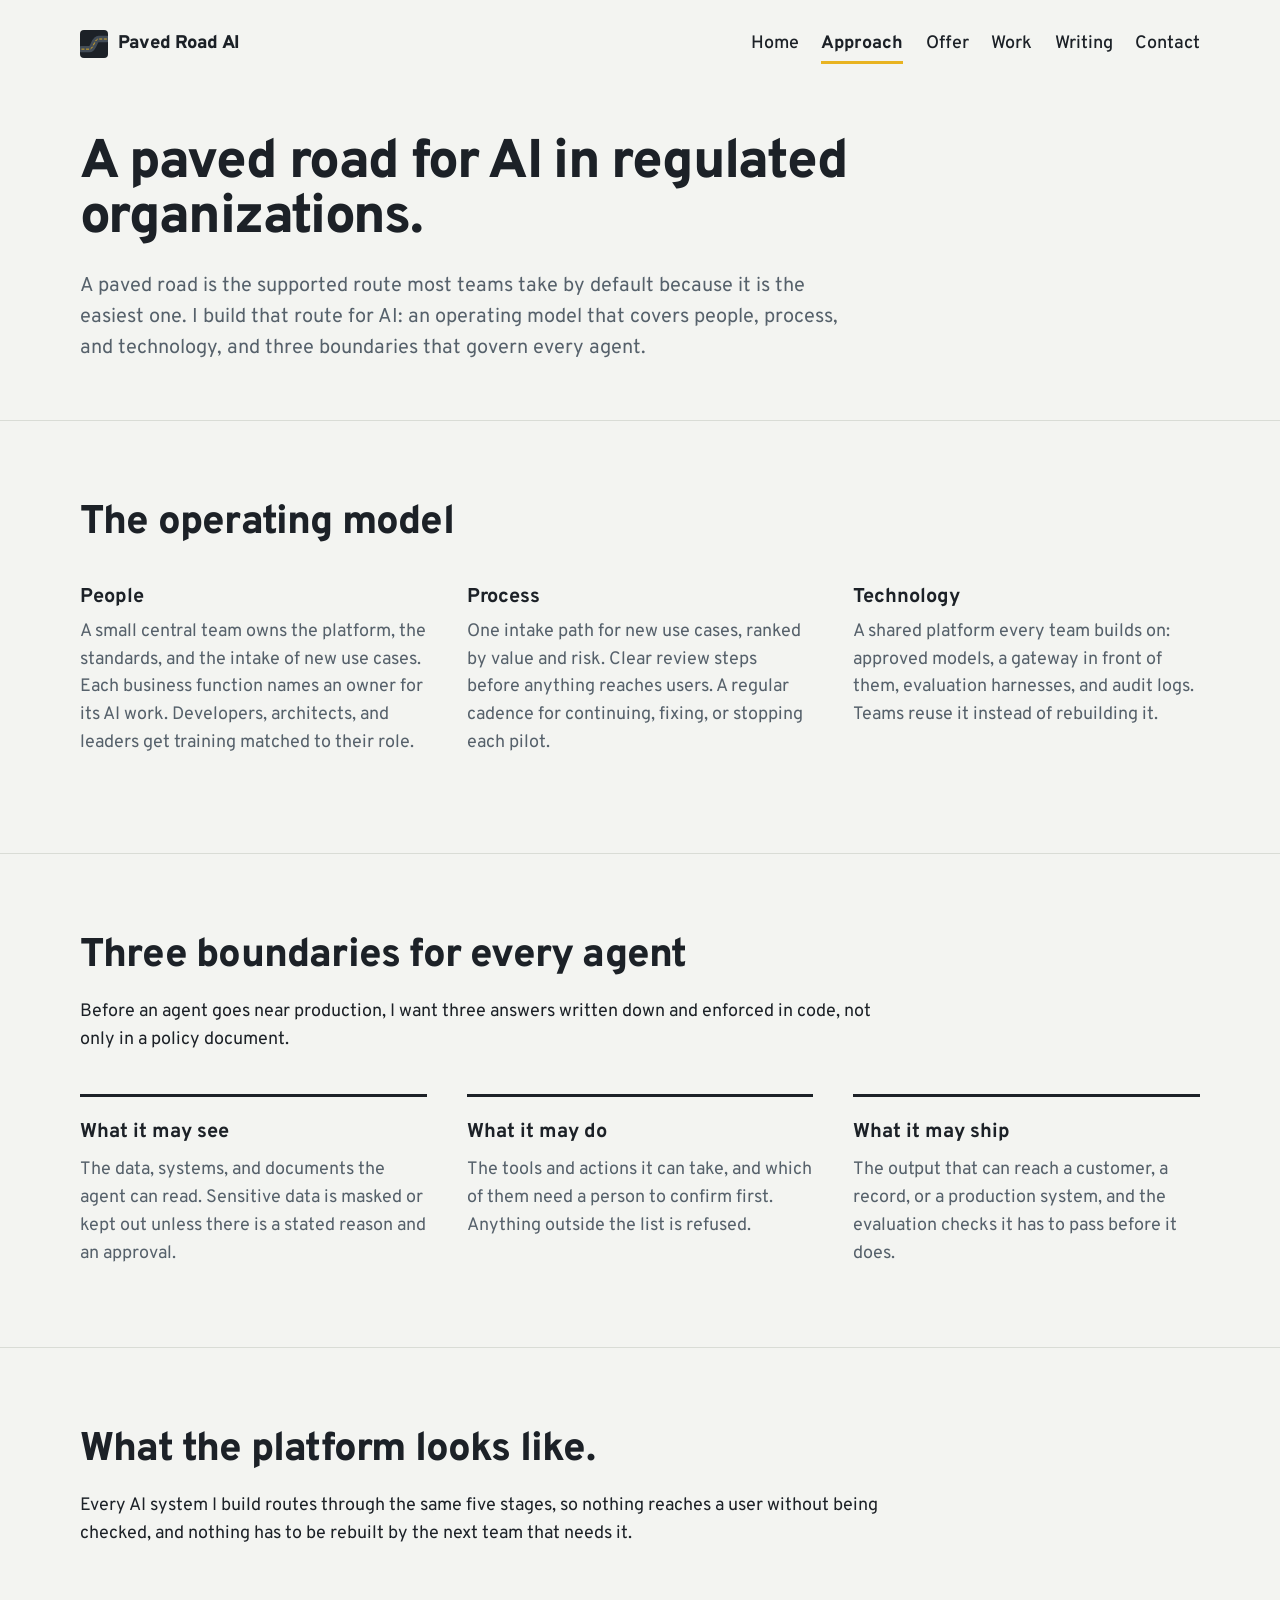
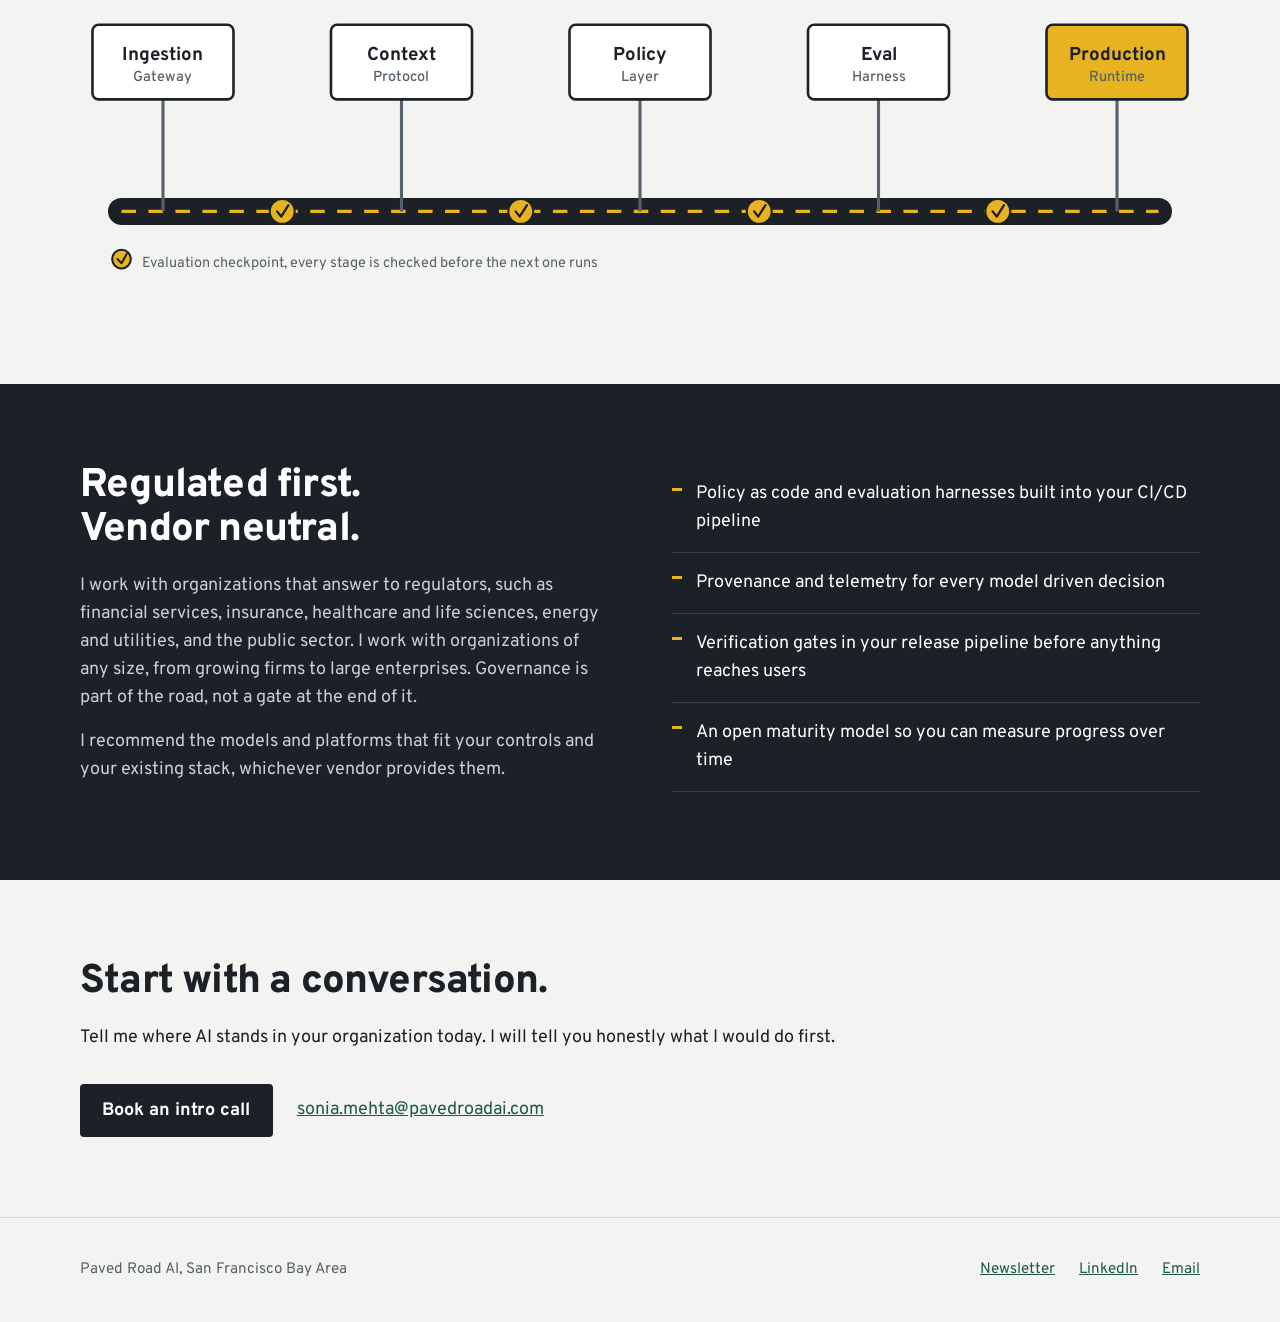
<file: approach/index.html>
<!DOCTYPE html>
<html lang="en">
<head>
<meta charset="utf-8">
<meta name="viewport" content="width=device-width, initial-scale=1, viewport-fit=cover">
<title>Approach | Paved Road AI</title>
<meta name="description" content="The operating model I use to stand up AI in regulated organizations, and the three boundaries for every agent: what it may see, do, and ship.">
<link rel="canonical" href="https://pavedroadai.com/approach/">
<meta property="og:type" content="website">
<meta property="og:site_name" content="Paved Road AI">
<meta property="og:title" content="Approach | Paved Road AI">
<meta property="og:description" content="The operating model I use to stand up AI in regulated organizations, and the three boundaries for every agent: what it may see, do, and ship.">
<meta property="og:url" content="https://pavedroadai.com/approach/">
<meta property="og:image" content="https://pavedroadai.com/assets/share.png">
<meta property="og:image:width" content="1200">
<meta property="og:image:height" content="630">
<meta property="og:image:alt" content="Paved Road AI. AI Centers of Excellence for regulated industries.">
<meta name="twitter:card" content="summary_large_image">
<meta name="twitter:title" content="Approach | Paved Road AI">
<meta name="twitter:description" content="The operating model I use to stand up AI in regulated organizations, and the three boundaries for every agent: what it may see, do, and ship.">
<meta name="twitter:image" content="https://pavedroadai.com/assets/share.png">
<link rel="preconnect" href="https://fonts.googleapis.com">
<link rel="preconnect" href="https://fonts.gstatic.com" crossorigin>
<link href="https://fonts.googleapis.com/css2?family=Overpass:wght@400;500;700;800&display=swap" rel="stylesheet">
<link rel="stylesheet" href="/assets/site.css">
<link rel="icon" href="/assets/favicon.svg" type="image/svg+xml">
</head>
<body>
<a class="skip" href="#main">Skip to content</a>

<header class="wrap top">
  <a class="mark" href="/">
    <img src="/assets/favicon.svg" alt="" width="28" height="28">
    Paved Road AI
  </a>
  <nav aria-label="Primary">
    <ul class="nav">
      <li><a href="/">Home</a></li>
      <li><a href="/approach/" aria-current="page">Approach</a></li>
      <li><a href="/offer/">Offer</a></li>
      <li><a href="/work/">Work</a></li>
      <li><a href="/writing/">Writing</a></li>
      <li><a href="/contact/">Contact</a></li>
    </ul>
  </nav>
</header>

<main id="main">
<div class="wrap page-head">
    <h1>A paved road for AI in regulated organizations.</h1>
    <p class="intro">A paved road is the supported route most teams take by default because it is the easiest one. I build that route for AI: an operating model that covers people, process, and technology, and three boundaries that govern every agent.</p>
  </div>

  <section id="operating-model">
    <div class="wrap">
      <h2>The operating model</h2>
      <div class="problem-grid">
        <div>
          <h3>People</h3>
          <p>A small central team owns the platform, the standards, and the intake of new use cases. Each business function names an owner for its AI work. Developers, architects, and leaders get training matched to their role.</p>
        </div>
        <div>
          <h3>Process</h3>
          <p>One intake path for new use cases, ranked by value and risk. Clear review steps before anything reaches users. A regular cadence for continuing, fixing, or stopping each pilot.</p>
        </div>
        <div>
          <h3>Technology</h3>
          <p>A shared platform every team builds on: approved models, a gateway in front of them, evaluation harnesses, and audit logs. Teams reuse it instead of rebuilding it.</p>
        </div>
      </div>
    </div>
  </section>

  <section id="boundaries">
    <div class="wrap">
      <h2>Three boundaries for every agent</h2>
      <p>Before an agent goes near production, I want three answers written down and enforced in code, not only in a policy document.</p>
      <dl class="boundaries">
        <div>
          <dt>What it may see</dt>
          <dd>The data, systems, and documents the agent can read. Sensitive data is masked or kept out unless there is a stated reason and an approval.</dd>
        </div>
        <div>
          <dt>What it may do</dt>
          <dd>The tools and actions it can take, and which of them need a person to confirm first. Anything outside the list is refused.</dd>
        </div>
        <div>
          <dt>What it may ship</dt>
          <dd>The output that can reach a customer, a record, or a production system, and the evaluation checks it has to pass before it does.</dd>
        </div>
      </dl>
    </div>
  </section>

  <section id="architecture">
    <div class="wrap">
      <h2>What the platform looks like.</h2>
      <p>Every AI system I build routes through the same five stages, so nothing reaches a user without being checked, and nothing has to be rebuilt by the next team that needs it.</p>
      <div class="diagram-scroll" tabindex="0" role="region" aria-label="Platform diagram">
      <svg class="pipeline" viewBox="0 0 1080 280" role="img" aria-label="A road with five stops: Ingestion Gateway, Context Protocol, Policy Layer, Eval Harness, and Production Runtime, with evaluation checkpoints running along the road between each stop.">
        <path class="road-bed2" d="M40 200 H1040"/>
        <path class="road-line2" d="M40 200 H1040"/>
        <g class="checkpoints">
          <g transform="translate(195,200)"><circle r="12"/><path d="M-5 0 L-1 5 L6 -6" /></g>
          <g transform="translate(425,200)"><circle r="12"/><path d="M-5 0 L-1 5 L6 -6" /></g>
          <g transform="translate(655,200)"><circle r="12"/><path d="M-5 0 L-1 5 L6 -6" /></g>
          <g transform="translate(885,200)"><circle r="12"/><path d="M-5 0 L-1 5 L6 -6" /></g>
        </g>
        <g class="signs">
          <g transform="translate(80,0)">
            <line class="post" x1="0" y1="90" x2="0" y2="200"/>
            <rect x="-68" y="20" width="136" height="72" rx="6"/>
            <text y="54">Ingestion</text>
            <text y="74" class="sub">Gateway</text>
          </g>
          <g transform="translate(310,0)">
            <line class="post" x1="0" y1="90" x2="0" y2="200"/>
            <rect x="-68" y="20" width="136" height="72" rx="6"/>
            <text y="54">Context</text>
            <text y="74" class="sub">Protocol</text>
          </g>
          <g transform="translate(540,0)">
            <line class="post" x1="0" y1="90" x2="0" y2="200"/>
            <rect x="-68" y="20" width="136" height="72" rx="6"/>
            <text y="54">Policy</text>
            <text y="74" class="sub">Layer</text>
          </g>
          <g transform="translate(770,0)">
            <line class="post" x1="0" y1="90" x2="0" y2="200"/>
            <rect x="-68" y="20" width="136" height="72" rx="6"/>
            <text y="54">Eval</text>
            <text y="74" class="sub">Harness</text>
          </g>
          <g transform="translate(1000,0)" class="sign-final">
            <line class="post" x1="0" y1="90" x2="0" y2="200"/>
            <rect x="-68" y="20" width="136" height="72" rx="6"/>
            <text y="54">Production</text>
            <text y="74" class="sub">Runtime</text>
          </g>
        </g>
        <g class="legend" transform="translate(40,250)">
          <circle r="9" cy="-4"/>
          <path d="M-4 -4 L0 0 L5 -9" transform="translate(0,0)"/>
          <text x="20" y="0">Evaluation checkpoint, every stage is checked before the next one runs</text>
        </g>
      </svg>
      </div>
    </div>
  </section>

  <section class="assurance">
    <div class="wrap cols">
      <div>
        <h2><span class="line">Regulated first.</span> <span class="line">Vendor neutral.</span></h2>
        <p>I work with organizations that answer to regulators, such as financial services, insurance, healthcare and life sciences, energy and utilities, and the public sector. I work with organizations of any size, from growing firms to large enterprises. Governance is part of the road, not a gate at the end of it.</p>
        <p>I recommend the models and platforms that fit your controls and your existing stack, whichever vendor provides them.</p>
      </div>
      <ul>
        <li>Policy as code and evaluation harnesses built into your CI/CD pipeline</li>
        <li>Provenance and telemetry for every model driven decision</li>
        <li>Verification gates in your release pipeline before anything reaches users</li>
        <li>An open maturity model so you can measure progress over time</li>
      </ul>
    </div>
  </section>

  <section class="closing">
    <div class="wrap">
      <h2>Start with a conversation.</h2>
      <p>Tell me where AI stands in your organization today. I will tell you honestly what I would do first.</p>
      <div class="actions">
        <a class="btn" href="https://calendly.com/mehta-sonia">Book an intro call</a>
        <a href="mailto:sonia.mehta@pavedroadai.com">sonia.mehta@pavedroadai.com</a>
      </div>
    </div>
  </section>
</main>

<footer>
  <div class="wrap">
    <span>Paved Road AI, San Francisco Bay Area</span>
    <nav class="foot-links" aria-label="Elsewhere">
      <a href="https://pavedroadai.substack.com">Newsletter</a>
      <a href="https://www.linkedin.com/in/sonia-mehta/">LinkedIn</a>
      <a href="mailto:sonia.mehta@pavedroadai.com">Email</a>
    </nav>
  </div>
</footer>
</body>
</html>
</file>
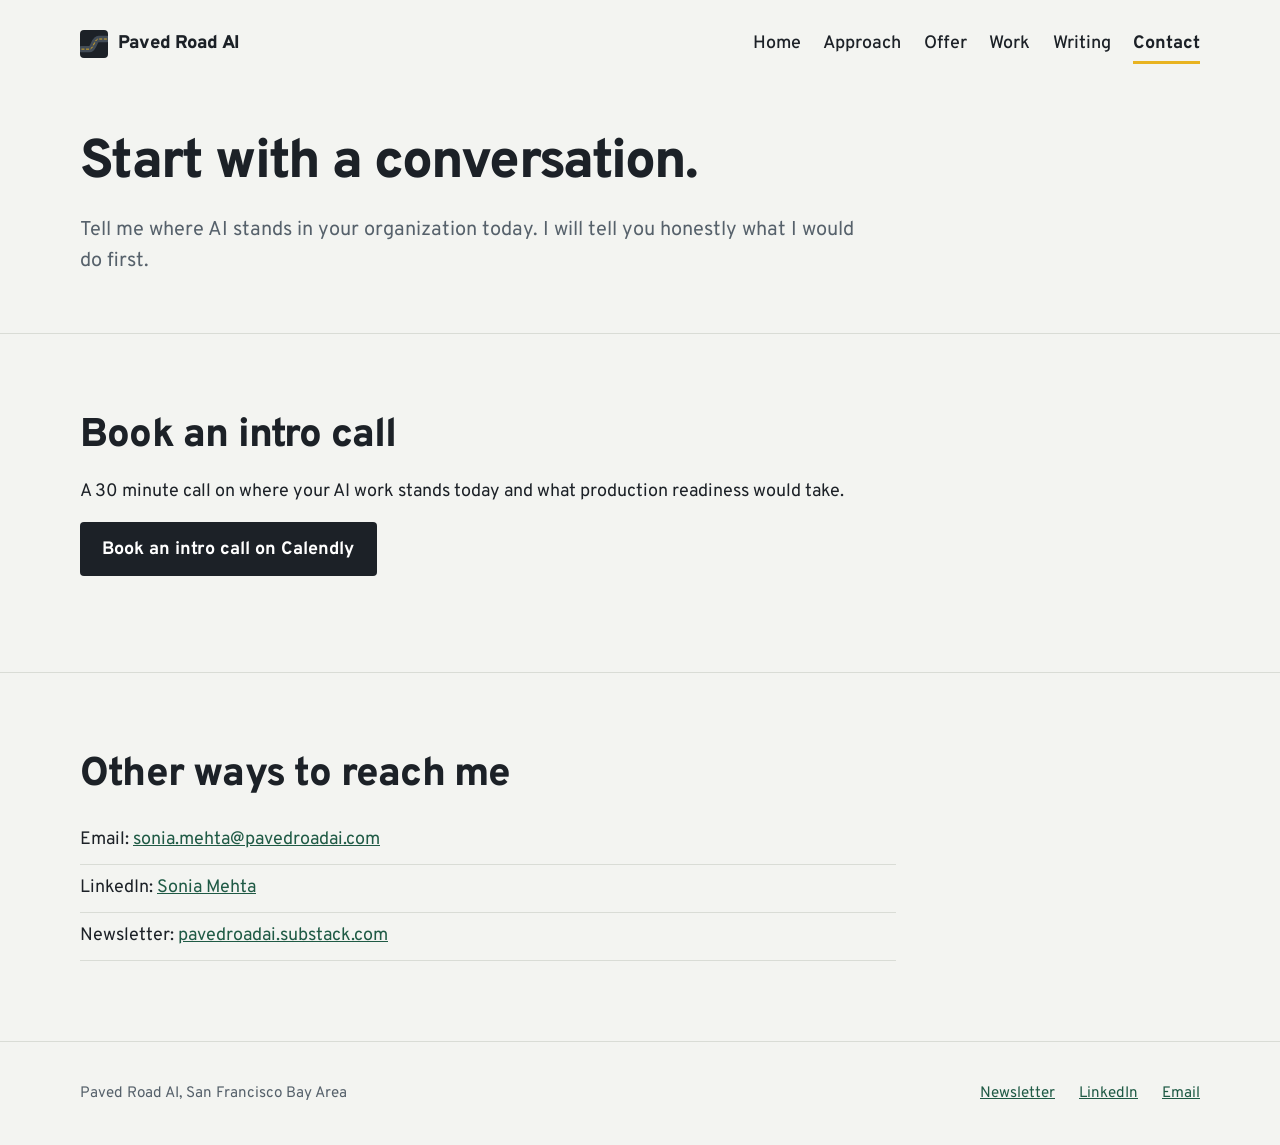
<file: contact/index.html>
<!DOCTYPE html>
<html lang="en">
<head>
<meta charset="utf-8">
<meta name="viewport" content="width=device-width, initial-scale=1, viewport-fit=cover">
<title>Contact | Paved Road AI</title>
<meta name="description" content="Book an intro call about AI in your organization, or reach me by email or LinkedIn.">
<link rel="canonical" href="https://pavedroadai.com/contact/">
<meta property="og:type" content="website">
<meta property="og:site_name" content="Paved Road AI">
<meta property="og:title" content="Contact | Paved Road AI">
<meta property="og:description" content="Book an intro call about AI in your organization, or reach me by email or LinkedIn.">
<meta property="og:url" content="https://pavedroadai.com/contact/">
<meta property="og:image" content="https://pavedroadai.com/assets/share.png">
<meta property="og:image:width" content="1200">
<meta property="og:image:height" content="630">
<meta property="og:image:alt" content="Paved Road AI. AI Centers of Excellence for regulated industries.">
<meta name="twitter:card" content="summary_large_image">
<meta name="twitter:title" content="Contact | Paved Road AI">
<meta name="twitter:description" content="Book an intro call about AI in your organization, or reach me by email or LinkedIn.">
<meta name="twitter:image" content="https://pavedroadai.com/assets/share.png">
<link rel="preconnect" href="https://fonts.googleapis.com">
<link rel="preconnect" href="https://fonts.gstatic.com" crossorigin>
<link href="https://fonts.googleapis.com/css2?family=Overpass:wght@400;500;700;800&display=swap" rel="stylesheet">
<link rel="stylesheet" href="/assets/site.css">
<link rel="icon" href="/assets/favicon.svg" type="image/svg+xml">
</head>
<body>
<a class="skip" href="#main">Skip to content</a>

<header class="wrap top">
  <a class="mark" href="/">
    <img src="/assets/favicon.svg" alt="" width="28" height="28">
    Paved Road AI
  </a>
  <nav aria-label="Primary">
    <ul class="nav">
      <li><a href="/">Home</a></li>
      <li><a href="/approach/">Approach</a></li>
      <li><a href="/offer/">Offer</a></li>
      <li><a href="/work/">Work</a></li>
      <li><a href="/writing/">Writing</a></li>
      <li><a href="/contact/" aria-current="page">Contact</a></li>
    </ul>
  </nav>
</header>

<main id="main">
<div class="wrap page-head">
    <h1>Start with a conversation.</h1>
    <p class="intro">Tell me where AI stands in your organization today. I will tell you honestly what I would do first.</p>
  </div>

  <section id="book">
    <div class="wrap">
      <h2>Book an intro call</h2>
      <p>A 30 minute call on where your AI work stands today and what production readiness would take.</p>
      <p><a class="btn" href="https://calendly.com/mehta-sonia">Book an intro call on Calendly</a></p>
    </div>
  </section>

  <section id="reach">
    <div class="wrap">
      <h2>Other ways to reach me</h2>
      <ul class="contact-list">
        <li>Email: <a href="mailto:sonia.mehta@pavedroadai.com">sonia.mehta@pavedroadai.com</a></li>
        <li>LinkedIn: <a href="https://www.linkedin.com/in/sonia-mehta/">Sonia Mehta</a></li>
        <li>Newsletter: <a href="https://pavedroadai.substack.com">pavedroadai.substack.com</a></li>
      </ul>
    </div>
  </section>
</main>

<footer>
  <div class="wrap">
    <span>Paved Road AI, San Francisco Bay Area</span>
    <nav class="foot-links" aria-label="Elsewhere">
      <a href="https://pavedroadai.substack.com">Newsletter</a>
      <a href="https://www.linkedin.com/in/sonia-mehta/">LinkedIn</a>
      <a href="mailto:sonia.mehta@pavedroadai.com">Email</a>
    </nav>
  </div>
</footer>
</body>
</html>
</file>
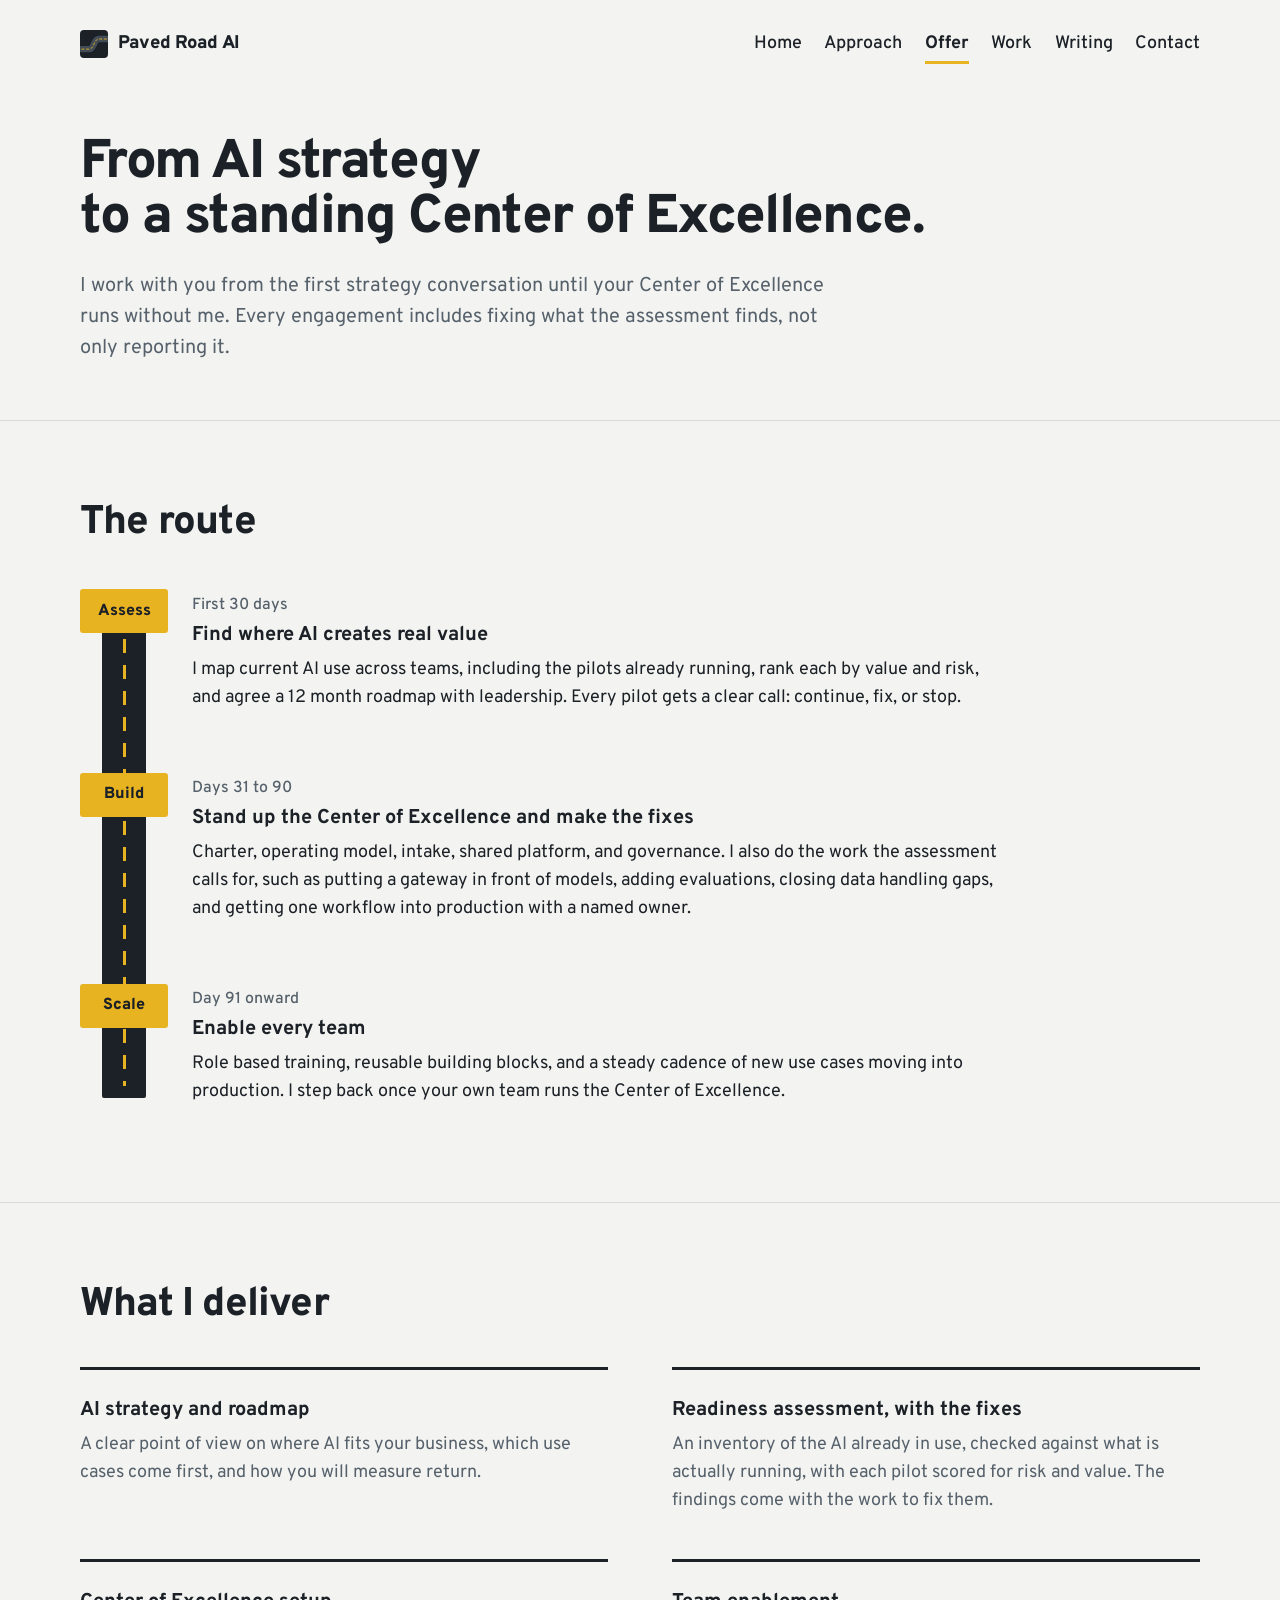
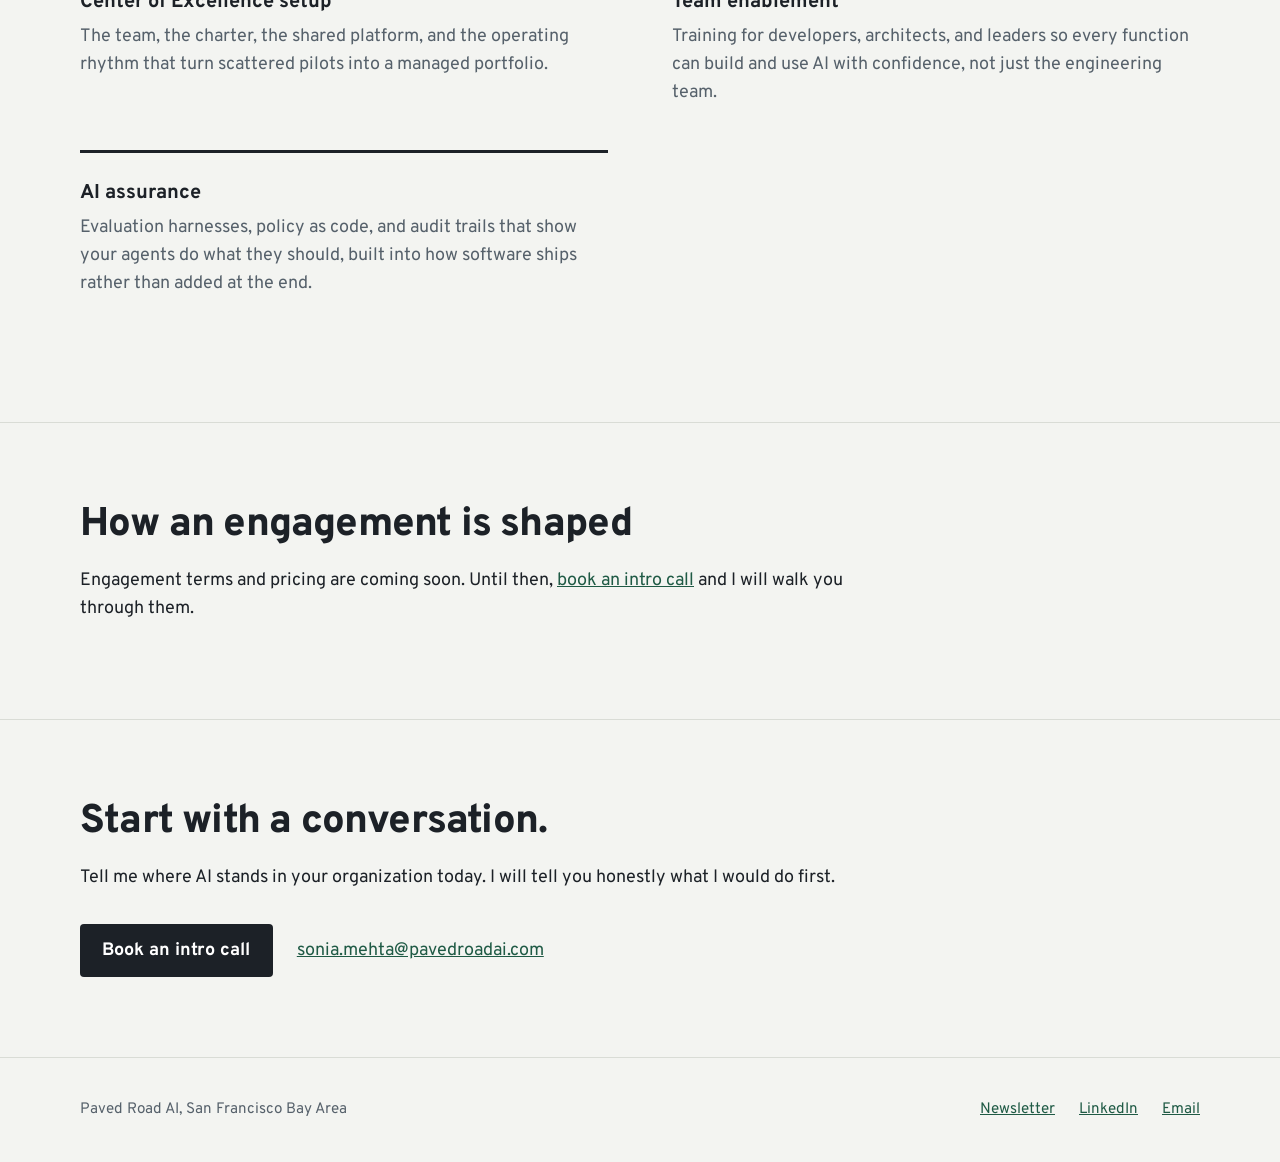
<file: offer/index.html>
<!DOCTYPE html>
<html lang="en">
<head>
<meta charset="utf-8">
<meta name="viewport" content="width=device-width, initial-scale=1, viewport-fit=cover">
<title>Offer | Paved Road AI</title>
<meta name="description" content="What I deliver, from AI strategy and a readiness assessment with the fixes, through a standing AI Center of Excellence.">
<link rel="canonical" href="https://pavedroadai.com/offer/">
<meta property="og:type" content="website">
<meta property="og:site_name" content="Paved Road AI">
<meta property="og:title" content="Offer | Paved Road AI">
<meta property="og:description" content="What I deliver, from AI strategy and a readiness assessment with the fixes, through a standing AI Center of Excellence.">
<meta property="og:url" content="https://pavedroadai.com/offer/">
<meta property="og:image" content="https://pavedroadai.com/assets/share.png">
<meta property="og:image:width" content="1200">
<meta property="og:image:height" content="630">
<meta property="og:image:alt" content="Paved Road AI. AI Centers of Excellence for regulated industries.">
<meta name="twitter:card" content="summary_large_image">
<meta name="twitter:title" content="Offer | Paved Road AI">
<meta name="twitter:description" content="What I deliver, from AI strategy and a readiness assessment with the fixes, through a standing AI Center of Excellence.">
<meta name="twitter:image" content="https://pavedroadai.com/assets/share.png">
<link rel="preconnect" href="https://fonts.googleapis.com">
<link rel="preconnect" href="https://fonts.gstatic.com" crossorigin>
<link href="https://fonts.googleapis.com/css2?family=Overpass:wght@400;500;700;800&display=swap" rel="stylesheet">
<link rel="stylesheet" href="/assets/site.css">
<link rel="icon" href="/assets/favicon.svg" type="image/svg+xml">
</head>
<body>
<a class="skip" href="#main">Skip to content</a>

<header class="wrap top">
  <a class="mark" href="/">
    <img src="/assets/favicon.svg" alt="" width="28" height="28">
    Paved Road AI
  </a>
  <nav aria-label="Primary">
    <ul class="nav">
      <li><a href="/">Home</a></li>
      <li><a href="/approach/">Approach</a></li>
      <li><a href="/offer/" aria-current="page">Offer</a></li>
      <li><a href="/work/">Work</a></li>
      <li><a href="/writing/">Writing</a></li>
      <li><a href="/contact/">Contact</a></li>
    </ul>
  </nav>
</header>

<main id="main">
<div class="wrap page-head">
    <h1><span class="line">From AI strategy</span> <span class="line">to a standing Center of Excellence.</span></h1>
    <p class="intro">I work with you from the first strategy conversation until your Center of Excellence runs without me. Every engagement includes fixing what the assessment finds, not only reporting it.</p>
  </div>

  <section id="route">
    <div class="wrap">
      <h2>The route</h2>
      <ol class="route">
        <li>
          <span class="stop">Assess</span>
          <div class="days">First 30 days</div>
          <h3>Find where AI creates real value</h3>
          <p>I map current AI use across teams, including the pilots already running, rank each by value and risk, and agree a 12 month roadmap with leadership. Every pilot gets a clear call: continue, fix, or stop.</p>
        </li>
        <li>
          <span class="stop">Build</span>
          <div class="days">Days 31 to 90</div>
          <h3>Stand up the Center of Excellence and make the fixes</h3>
          <p>Charter, operating model, intake, shared platform, and governance. I also do the work the assessment calls for, such as putting a gateway in front of models, adding evaluations, closing data handling gaps, and getting one workflow into production with a named owner.</p>
        </li>
        <li>
          <span class="stop">Scale</span>
          <div class="days">Day 91 onward</div>
          <h3>Enable every team</h3>
          <p>Role based training, reusable building blocks, and a steady cadence of new use cases moving into production. I step back once your own team runs the Center of Excellence.</p>
        </li>
      </ol>
    </div>
  </section>

  <section id="services">
    <div class="wrap">
      <h2>What I deliver</h2>
      <div class="services">
        <div>
          <h3>AI strategy and roadmap</h3>
          <p>A clear point of view on where AI fits your business, which use cases come first, and how you will measure return.</p>
        </div>
        <div>
          <h3>Readiness assessment, with the fixes</h3>
          <p>An inventory of the AI already in use, checked against what is actually running, with each pilot scored for risk and value. The findings come with the work to fix them.</p>
        </div>
        <div>
          <h3>Center of Excellence setup</h3>
          <p>The team, the charter, the shared platform, and the operating rhythm that turn scattered pilots into a managed portfolio.</p>
        </div>
        <div>
          <h3>Team enablement</h3>
          <p>Training for developers, architects, and leaders so every function can build and use AI with confidence, not just the engineering team.</p>
        </div>
        <div>
          <h3>AI assurance</h3>
          <p>Evaluation harnesses, policy as code, and audit trails that show your agents do what they should, built into how software ships rather than added at the end.</p>
        </div>
      </div>
    </div>
  </section>

  <section id="engagement">
    <div class="wrap">
      <h2>How an engagement is shaped</h2>
      <p>Engagement terms and pricing are coming soon. Until then, <a href="/contact/">book an intro call</a> and I will walk you through them.</p>
    </div>
  </section>

  <section class="closing">
    <div class="wrap">
      <h2>Start with a conversation.</h2>
      <p>Tell me where AI stands in your organization today. I will tell you honestly what I would do first.</p>
      <div class="actions">
        <a class="btn" href="https://calendly.com/mehta-sonia">Book an intro call</a>
        <a href="mailto:sonia.mehta@pavedroadai.com">sonia.mehta@pavedroadai.com</a>
      </div>
    </div>
  </section>
</main>

<footer>
  <div class="wrap">
    <span>Paved Road AI, San Francisco Bay Area</span>
    <nav class="foot-links" aria-label="Elsewhere">
      <a href="https://pavedroadai.substack.com">Newsletter</a>
      <a href="https://www.linkedin.com/in/sonia-mehta/">LinkedIn</a>
      <a href="mailto:sonia.mehta@pavedroadai.com">Email</a>
    </nav>
  </div>
</footer>
</body>
</html>
</file>
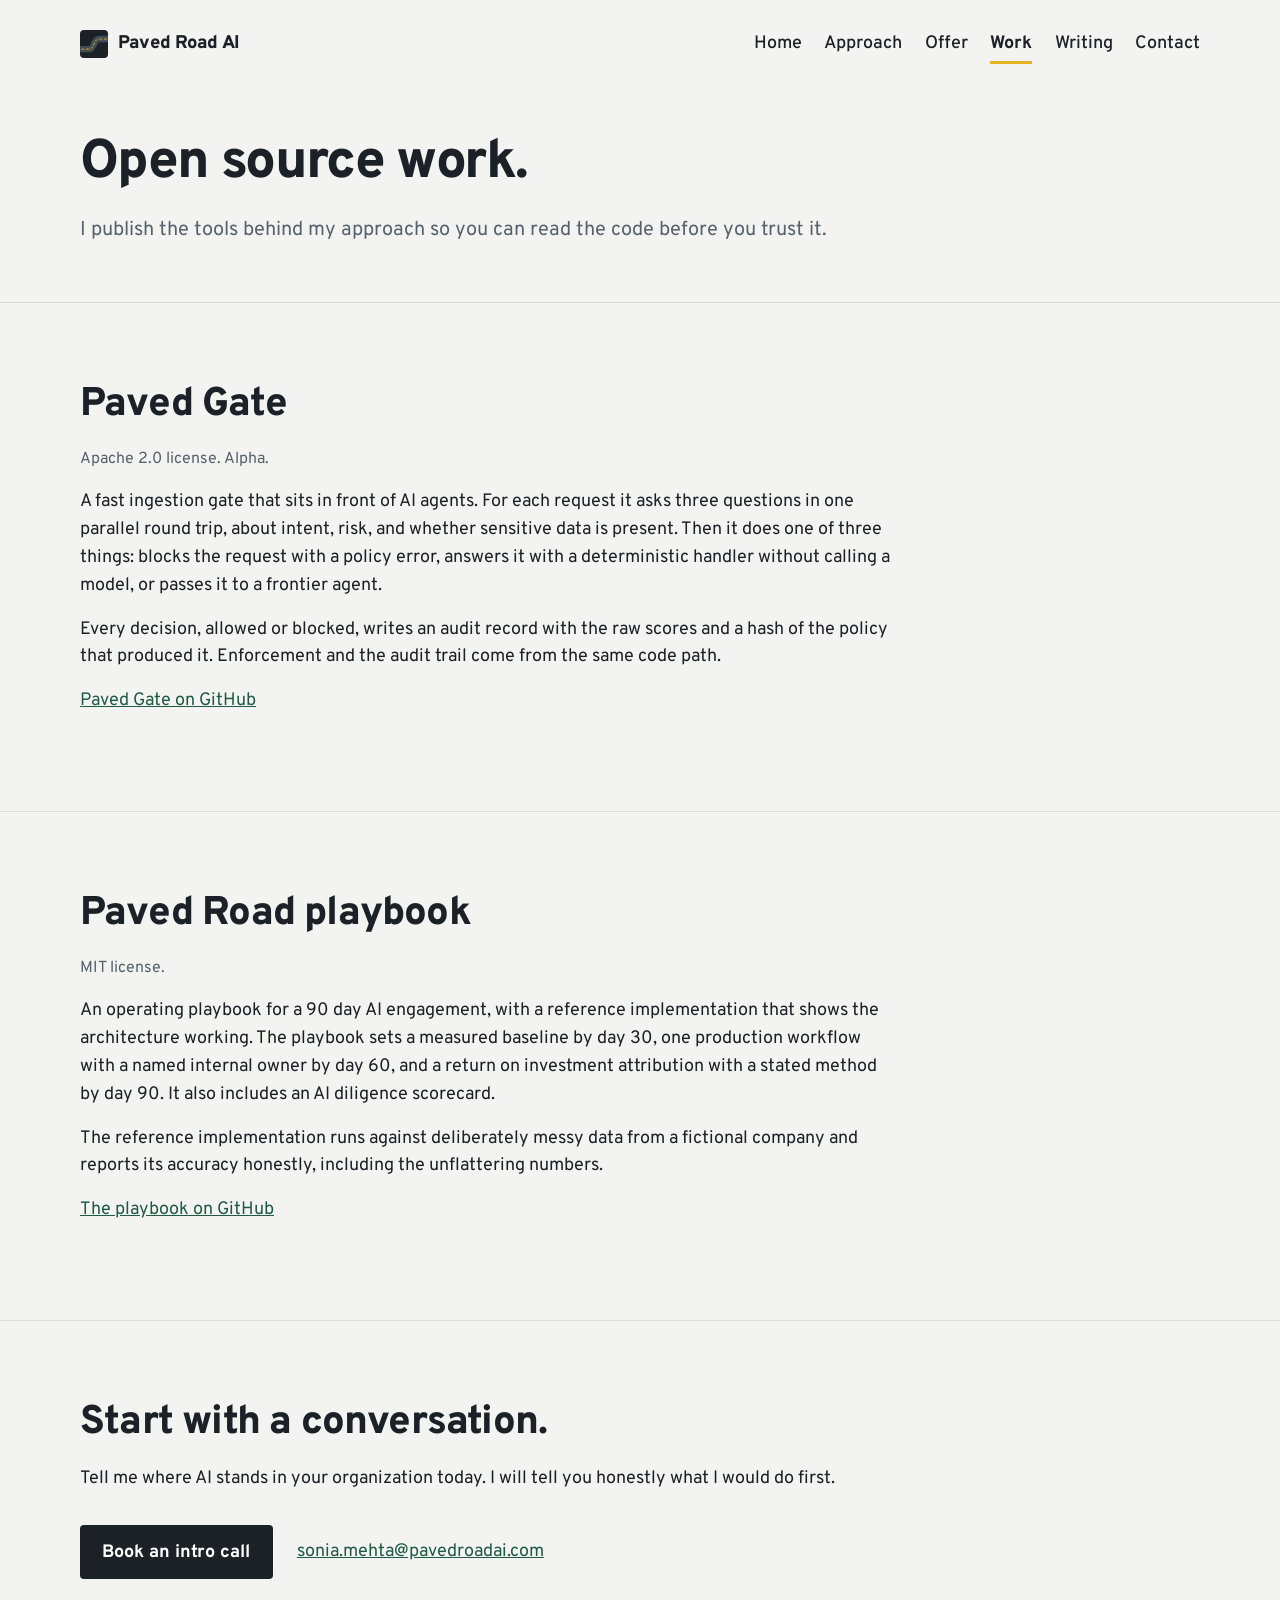
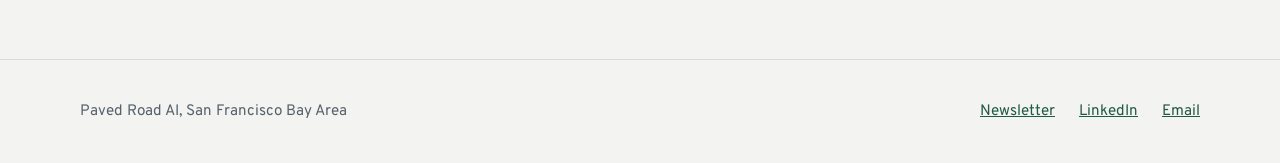
<file: work/index.html>
<!DOCTYPE html>
<html lang="en">
<head>
<meta charset="utf-8">
<meta name="viewport" content="width=device-width, initial-scale=1, viewport-fit=cover">
<title>Work | Paved Road AI</title>
<meta name="description" content="Open source tools behind my approach: Paved Gate, an ingestion gate for AI agents, and the Paved Road playbook.">
<link rel="canonical" href="https://pavedroadai.com/work/">
<meta property="og:type" content="website">
<meta property="og:site_name" content="Paved Road AI">
<meta property="og:title" content="Work | Paved Road AI">
<meta property="og:description" content="Open source tools behind my approach: Paved Gate, an ingestion gate for AI agents, and the Paved Road playbook.">
<meta property="og:url" content="https://pavedroadai.com/work/">
<meta property="og:image" content="https://pavedroadai.com/assets/share.png">
<meta property="og:image:width" content="1200">
<meta property="og:image:height" content="630">
<meta property="og:image:alt" content="Paved Road AI. AI Centers of Excellence for regulated industries.">
<meta name="twitter:card" content="summary_large_image">
<meta name="twitter:title" content="Work | Paved Road AI">
<meta name="twitter:description" content="Open source tools behind my approach: Paved Gate, an ingestion gate for AI agents, and the Paved Road playbook.">
<meta name="twitter:image" content="https://pavedroadai.com/assets/share.png">
<link rel="preconnect" href="https://fonts.googleapis.com">
<link rel="preconnect" href="https://fonts.gstatic.com" crossorigin>
<link href="https://fonts.googleapis.com/css2?family=Overpass:wght@400;500;700;800&display=swap" rel="stylesheet">
<link rel="stylesheet" href="/assets/site.css">
<link rel="icon" href="/assets/favicon.svg" type="image/svg+xml">
</head>
<body>
<a class="skip" href="#main">Skip to content</a>

<header class="wrap top">
  <a class="mark" href="/">
    <img src="/assets/favicon.svg" alt="" width="28" height="28">
    Paved Road AI
  </a>
  <nav aria-label="Primary">
    <ul class="nav">
      <li><a href="/">Home</a></li>
      <li><a href="/approach/">Approach</a></li>
      <li><a href="/offer/">Offer</a></li>
      <li><a href="/work/" aria-current="page">Work</a></li>
      <li><a href="/writing/">Writing</a></li>
      <li><a href="/contact/">Contact</a></li>
    </ul>
  </nav>
</header>

<main id="main">
<div class="wrap page-head">
    <h1>Open source work.</h1>
    <p class="intro">I publish the tools behind my approach so you can read the code before you trust it.</p>
  </div>

  <section id="paved-gate">
    <div class="wrap project">
      <h2>Paved Gate</h2>
      <p class="meta">Apache 2.0 license. Alpha.</p>
      <p>A fast ingestion gate that sits in front of AI agents. For each request it asks three questions in one parallel round trip, about intent, risk, and whether sensitive data is present. Then it does one of three things: blocks the request with a policy error, answers it with a deterministic handler without calling a model, or passes it to a frontier agent.</p>
      <p>Every decision, allowed or blocked, writes an audit record with the raw scores and a hash of the policy that produced it. Enforcement and the audit trail come from the same code path.</p>
      <p><a href="https://github.com/SoniaMehta14/paved-gate">Paved Gate on GitHub</a></p>
    </div>
  </section>

  <section id="playbook">
    <div class="wrap project">
      <h2>Paved Road playbook</h2>
      <p class="meta">MIT license.</p>
      <p>An operating playbook for a 90 day AI engagement, with a reference implementation that shows the architecture working. The playbook sets a measured baseline by day 30, one production workflow with a named internal owner by day 60, and a return on investment attribution with a stated method by day 90. It also includes an AI diligence scorecard.</p>
      <p>The reference implementation runs against deliberately messy data from a fictional company and reports its accuracy honestly, including the unflattering numbers.</p>
      <p><a href="https://github.com/SoniaMehta14/pavedroad-playbook">The playbook on GitHub</a></p>
    </div>
  </section>

  <section class="closing">
    <div class="wrap">
      <h2>Start with a conversation.</h2>
      <p>Tell me where AI stands in your organization today. I will tell you honestly what I would do first.</p>
      <div class="actions">
        <a class="btn" href="https://calendly.com/mehta-sonia">Book an intro call</a>
        <a href="mailto:sonia.mehta@pavedroadai.com">sonia.mehta@pavedroadai.com</a>
      </div>
    </div>
  </section>
</main>

<footer>
  <div class="wrap">
    <span>Paved Road AI, San Francisco Bay Area</span>
    <nav class="foot-links" aria-label="Elsewhere">
      <a href="https://pavedroadai.substack.com">Newsletter</a>
      <a href="https://www.linkedin.com/in/sonia-mehta/">LinkedIn</a>
      <a href="mailto:sonia.mehta@pavedroadai.com">Email</a>
    </nav>
  </div>
</footer>
</body>
</html>
</file>
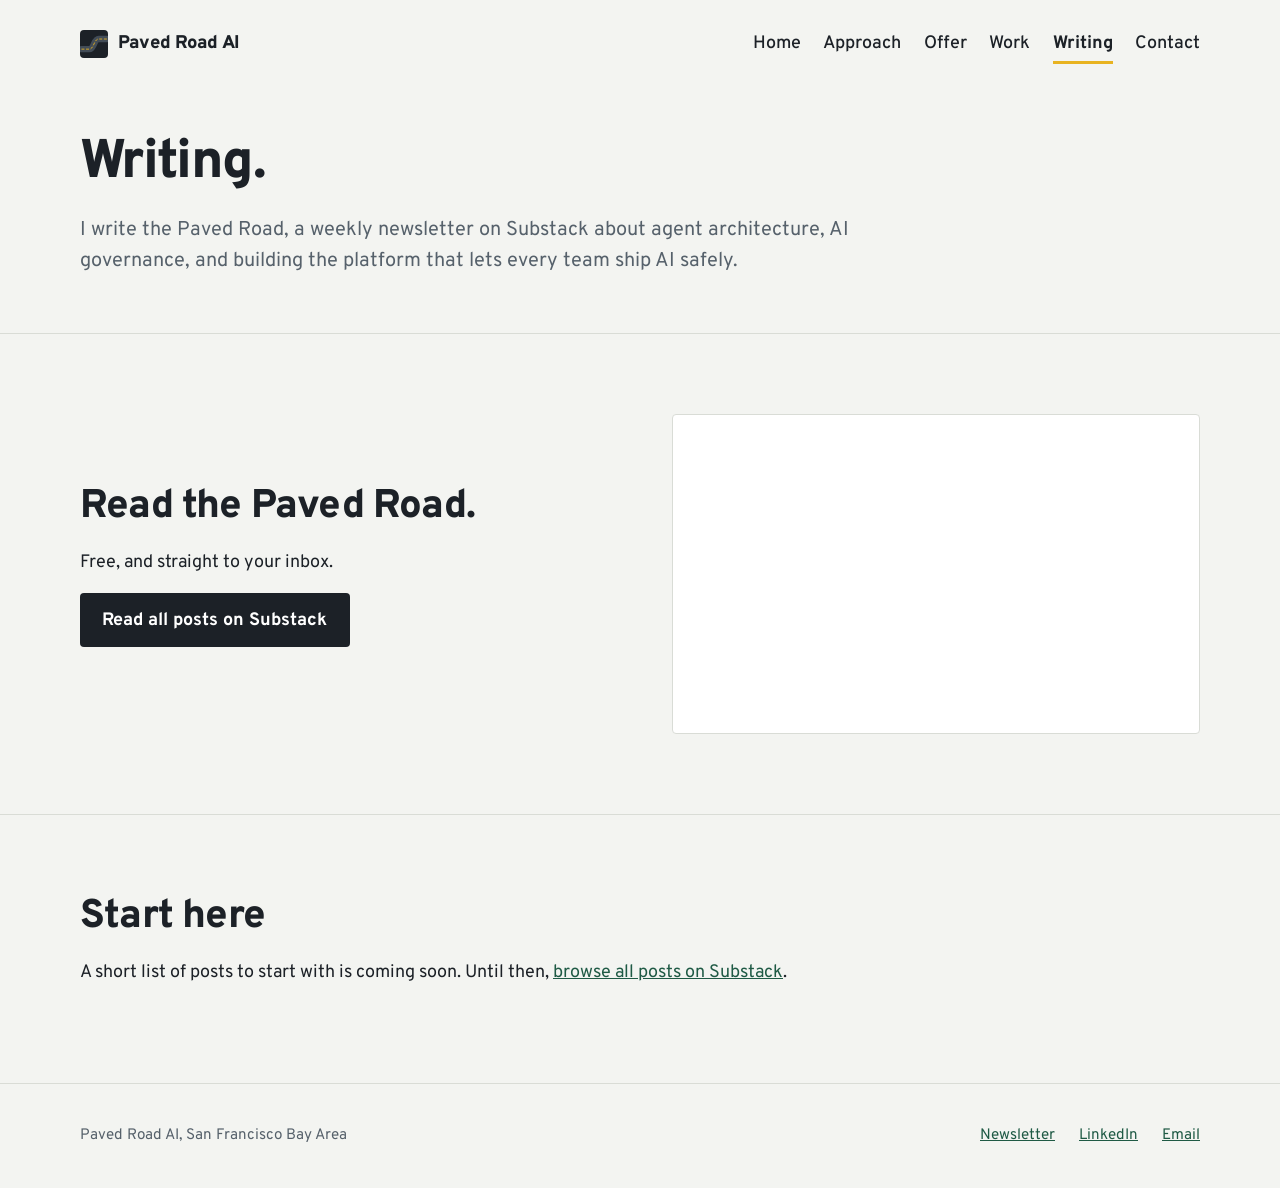
<file: writing/index.html>
<!DOCTYPE html>
<html lang="en">
<head>
<meta charset="utf-8">
<meta name="viewport" content="width=device-width, initial-scale=1, viewport-fit=cover">
<title>Writing | Paved Road AI</title>
<meta name="description" content="The Paved Road, my weekly newsletter on agent architecture and AI governance, published on Substack.">
<link rel="canonical" href="https://pavedroadai.com/writing/">
<meta property="og:type" content="website">
<meta property="og:site_name" content="Paved Road AI">
<meta property="og:title" content="Writing | Paved Road AI">
<meta property="og:description" content="The Paved Road, my weekly newsletter on agent architecture and AI governance, published on Substack.">
<meta property="og:url" content="https://pavedroadai.com/writing/">
<meta property="og:image" content="https://pavedroadai.com/assets/share.png">
<meta property="og:image:width" content="1200">
<meta property="og:image:height" content="630">
<meta property="og:image:alt" content="Paved Road AI. AI Centers of Excellence for regulated industries.">
<meta name="twitter:card" content="summary_large_image">
<meta name="twitter:title" content="Writing | Paved Road AI">
<meta name="twitter:description" content="The Paved Road, my weekly newsletter on agent architecture and AI governance, published on Substack.">
<meta name="twitter:image" content="https://pavedroadai.com/assets/share.png">
<link rel="preconnect" href="https://fonts.googleapis.com">
<link rel="preconnect" href="https://fonts.gstatic.com" crossorigin>
<link href="https://fonts.googleapis.com/css2?family=Overpass:wght@400;500;700;800&display=swap" rel="stylesheet">
<link rel="stylesheet" href="/assets/site.css">
<link rel="icon" href="/assets/favicon.svg" type="image/svg+xml">
</head>
<body>
<a class="skip" href="#main">Skip to content</a>

<header class="wrap top">
  <a class="mark" href="/">
    <img src="/assets/favicon.svg" alt="" width="28" height="28">
    Paved Road AI
  </a>
  <nav aria-label="Primary">
    <ul class="nav">
      <li><a href="/">Home</a></li>
      <li><a href="/approach/">Approach</a></li>
      <li><a href="/offer/">Offer</a></li>
      <li><a href="/work/">Work</a></li>
      <li><a href="/writing/" aria-current="page">Writing</a></li>
      <li><a href="/contact/">Contact</a></li>
    </ul>
  </nav>
</header>

<main id="main">
<div class="wrap page-head">
    <h1>Writing.</h1>
    <p class="intro">I write the Paved Road, a weekly newsletter on Substack about agent architecture, AI governance, and building the platform that lets every team ship AI safely.</p>
  </div>

  <section id="newsletter" class="newsletter">
    <div class="wrap news-cols">
      <div>
        <h2>Read the Paved Road.</h2>
        <p>Free, and straight to your inbox.</p>
        <p><a class="btn" href="https://pavedroadai.substack.com">Read all posts on Substack</a></p>
      </div>
      <iframe src="https://pavedroadai.substack.com/embed" title="Subscribe to the Paved Road newsletter" loading="lazy"></iframe>
    </div>
  </section>

  <section id="start-here">
    <div class="wrap">
      <h2>Start here</h2>
      <p>A short list of posts to start with is coming soon. Until then, <a href="https://pavedroadai.substack.com">browse all posts on Substack</a>.</p>
    </div>
  </section>
</main>

<footer>
  <div class="wrap">
    <span>Paved Road AI, San Francisco Bay Area</span>
    <nav class="foot-links" aria-label="Elsewhere">
      <a href="https://pavedroadai.substack.com">Newsletter</a>
      <a href="https://www.linkedin.com/in/sonia-mehta/">LinkedIn</a>
      <a href="mailto:sonia.mehta@pavedroadai.com">Email</a>
    </nav>
  </div>
</footer>
</body>
</html>
</file>
<file: assets/site.css>
:root {
  --asphalt: #1C2127;
  --concrete: #F3F4F1;
  --curb: #D9DCD6;
  --lane: #E8B321;
  --slate: #56616B;
  --sign: #1F5A45;
  --measure: 68ch;
  box-sizing: border-box;
  padding-top: env(safe-area-inset-top, 0px);
  padding-bottom: env(safe-area-inset-bottom, 0px);
}
*, *::before, *::after { box-sizing: inherit; }
html { scroll-padding-top: env(safe-area-inset-top, 0px); }
@media (prefers-reduced-motion: no-preference) { html { scroll-behavior: smooth; } }
body {
  margin: 0;
  background: var(--concrete);
  color: var(--asphalt);
  font-family: "Overpass", "Helvetica Neue", Arial, sans-serif;
  font-size: 1.125rem;
  line-height: 1.55;
  -webkit-font-smoothing: antialiased;
}
a { color: var(--sign); }
a:focus-visible, .btn:focus-visible, [tabindex]:focus-visible { outline: 3px solid var(--asphalt); outline-offset: 3px; }
img, svg { max-width: 100%; }

.wrap { width: min(1120px, 100% - 2.5rem); margin-inline: auto; }

/* Header */
.top { display: flex; align-items: center; justify-content: space-between; padding-block: 1.5rem; }
.mark { display: flex; align-items: center; gap: .6rem; font-weight: 800; font-size: 1.15rem; text-decoration: none; color: var(--asphalt); letter-spacing: -.01em; }
.mark img { width: 28px; height: 28px; display: block; }

.btn {
  display: inline-block;
  background: var(--asphalt);
  color: #fff;
  font-weight: 700;
  text-decoration: none;
  padding: .85rem 1.4rem .75rem;
  border-radius: 4px;
  transition: background .15s ease;
}
.btn:hover { background: var(--sign); }
.btn-lane { background: var(--lane); color: var(--asphalt); }
.btn-lane:hover { background: #fff; }

h1 {
  font-size: clamp(2.4rem, 5.2vw, 4.1rem);
  line-height: 1.02;
  letter-spacing: -.03em;
  font-weight: 800;
  margin: 0 0 1.5rem;
}

/* Hero: the photo at /images/hero.jpg sits under a dark overlay. Until it exists,
   the asphalt color and a winding road along the bottom show instead. The overlay
   lightens in the bottom band, below the text, so that road stays visible. */
.hero-photo {
  color: #fff;
  background:
    linear-gradient(to top, rgba(28, 33, 39, .25) 0, rgba(28, 33, 39, .85) 7rem, rgba(28, 33, 39, .65) 100%),
    url("/images/hero.jpg") center / cover no-repeat,
    url("data:image/svg+xml,%3Csvg xmlns='http://www.w3.org/2000/svg' viewBox='0 0 1200 110'%3E%3Cpath d='M0 75C200 75 250 30 450 30S750 85 900 85S1100 75 1200 75' fill='none' stroke='%232E363F' stroke-width='40'/%3E%3Cpath d='M0 75C200 75 250 30 450 30S750 85 900 85S1100 75 1200 75' fill='none' stroke='%23E8B321' stroke-width='4' stroke-linecap='round' stroke-dasharray='26 22'/%3E%3C/svg%3E") left bottom / auto 110px repeat-x,
    var(--asphalt);
}
.hero-photo .wrap { padding-block: 6rem 9rem; }
.hero-photo h1 { font-size: clamp(2.2rem, 4.6vw, 3.6rem); }
.lede { font-size: 1.3rem; color: #E1E4E7; max-width: 44ch; margin: 0 0 2rem; }
.hero-photo .actions { display: flex; flex-wrap: wrap; gap: 1.5rem; align-items: center; }
.hero-link { color: #fff; font-weight: 700; }
.hero-photo a:focus-visible { outline-color: #fff; }

/* Headings: each sentence of a multi sentence heading starts its own line. */
.line { display: block; }

/* Sections */
section { padding-block: 5rem; }
section + section { border-top: 1px solid var(--curb); }
h2 { font-size: clamp(1.8rem, 3.2vw, 2.5rem); line-height: 1.1; letter-spacing: -.02em; font-weight: 800; margin: 0 0 1.25rem; }
h3 { font-size: 1.25rem; line-height: 1.25; margin: 0 0 .5rem; font-weight: 700; }
p { margin: 0 0 1rem; max-width: var(--measure); }

.problem-grid { display: grid; grid-template-columns: repeat(3, 1fr); gap: 2.5rem; margin-top: 2.5rem; }
.problem-grid p { color: var(--slate); }

/* The route: a real sequence, so it is numbered */
.route { list-style: none; margin: 3rem 0 0; padding: 0; position: relative; }
.route::before {
  content: "";
  position: absolute; left: 22px; top: 8px; bottom: 8px; width: 44px;
  background: var(--asphalt);
  border-radius: 2px;
}
.route::after {
  content: "";
  position: absolute; left: 43px; top: 20px; bottom: 20px; width: 3px;
  background: repeating-linear-gradient(to bottom, var(--lane) 0 14px, transparent 14px 26px);
}
.route li { position: relative; padding: 0 0 3rem 7rem; }
.route li:last-child { padding-bottom: 0; }
.route .stop {
  position: absolute; left: 0; top: -.2rem;
  width: 88px; height: 44px;
  display: grid; place-items: center;
  background: var(--lane); color: var(--asphalt);
  font-weight: 800; font-size: 1rem; border-radius: 3px;
  z-index: 1;
}
.route .days { color: var(--slate); font-weight: 500; font-size: 1rem; margin-bottom: .35rem; }

.services { display: grid; grid-template-columns: 1fr 1fr; gap: 0 4rem; margin-top: 2.5rem; }
.services div { padding: 1.75rem 0; border-top: 3px solid var(--asphalt); }
.services p { color: var(--slate); }

.pipeline { width: 100%; height: auto; margin-top: 2.5rem; }
.road-bed2 { fill: none; stroke: var(--asphalt); stroke-width: 26; stroke-linecap: round; }
.road-line2 { fill: none; stroke: var(--lane); stroke-width: 3; stroke-dasharray: 14 12; }
.signs .post { stroke: var(--slate); stroke-width: 3; }
.signs rect { fill: #fff; stroke: var(--asphalt); stroke-width: 2.5; }
.signs text { font-family: "Overpass", sans-serif; font-weight: 700; font-size: 18px; fill: var(--asphalt); text-anchor: middle; }
.signs text.sub { font-weight: 500; font-size: 14px; fill: var(--slate); }
.sign-final rect { fill: var(--lane); }
.checkpoints circle { fill: var(--lane); stroke: var(--asphalt); stroke-width: 2; }
.checkpoints path { fill: none; stroke: var(--asphalt); stroke-width: 2.2; stroke-linecap: round; stroke-linejoin: round; }
.legend circle { fill: var(--lane); stroke: var(--asphalt); stroke-width: 2; }
.legend path { fill: none; stroke: var(--asphalt); stroke-width: 2; stroke-linecap: round; stroke-linejoin: round; }
.legend text { font-family: "Overpass", sans-serif; font-size: 14px; fill: var(--slate); dominant-baseline: middle; }

.assurance { background: var(--asphalt); color: #fff; border-top: none !important; }
.assurance h2 { color: #fff; }
.assurance p { color: #C9CED3; }
.assurance .cols { display: grid; grid-template-columns: 1fr 1fr; gap: 4rem; align-items: start; }
.assurance ul { margin: 0; padding: 0; list-style: none; }
.assurance li { padding: 1rem 0 1rem 1.5rem; border-bottom: 1px solid #36404A; position: relative; }
.assurance li::before { content: ""; position: absolute; left: 0; top: 1.45rem; width: 10px; height: 3px; background: var(--lane); }
.assurance + section { border-top: none; }

.about { display: grid; grid-template-columns: 1fr 1.4fr; gap: 4rem; }
.about .kicker { font-size: 1.5rem; font-weight: 700; line-height: 1.3; margin: 0; }

.closing { text-align: left; }
.closing .actions { display: flex; flex-wrap: wrap; gap: 1.5rem; align-items: center; margin-top: 2rem; }

.news-cols { display: grid; grid-template-columns: 1fr 1fr; gap: 4rem; align-items: center; }
.newsletter iframe { width: 100%; height: 320px; border: 1px solid var(--curb); border-radius: 4px; background: #fff; }
.foot-links { display: flex; gap: 1.5rem; flex-wrap: wrap; }

footer { padding-block: 2.5rem; border-top: 1px solid var(--curb); color: var(--slate); font-size: .95rem; }
footer .wrap { display: flex; flex-wrap: wrap; gap: 1rem 2rem; justify-content: space-between; }

@media (max-width: 860px) {
  .assurance .cols, .about, .news-cols { grid-template-columns: 1fr; gap: 2.5rem; }
  .hero-photo .wrap { padding-block: 3.5rem 8rem; }
  .problem-grid, .services { grid-template-columns: 1fr; gap: 0; }
  .pipeline { min-width: 820px; }
  .diagram-scroll { overflow-x: auto; }
  .problem-grid { gap: 1.5rem; }
  section { padding-block: 3.5rem; }
  .route li { padding-left: 6.5rem; }
}

.skip { position: absolute; left: 1rem; top: -3rem; background: var(--asphalt); color: #fff; padding: .6rem 1rem; border-radius: 4px; z-index: 10; }
.skip:focus { top: 1rem; }

/* Site navigation */
.top { flex-wrap: wrap; gap: 1rem 2rem; }
.nav { list-style: none; margin: 0; padding: 0; display: flex; flex-wrap: wrap; gap: .25rem 1.4rem; }
.nav a { display: inline-block; padding: .35rem 0 .2rem; color: var(--asphalt); text-decoration: none; font-weight: 500; border-bottom: 3px solid transparent; }
.nav a:hover { border-bottom-color: var(--curb); }
.nav a[aria-current="page"] { font-weight: 700; border-bottom-color: var(--lane); }

.cards { list-style: none; margin: 2.5rem 0 0; padding: 0; display: grid; grid-template-columns: repeat(3, 1fr); gap: 1.5rem 2.5rem; }
.cards li { padding-top: 1.25rem; border-top: 3px solid var(--asphalt); }
.cards p { color: var(--slate); }

/* Inner pages */
.page-head { padding-block: 3rem 3.5rem; }
.page-head h1 { font-size: clamp(2.2rem, 4.4vw, 3.4rem); }
.intro { font-size: 1.25rem; color: var(--slate); max-width: 60ch; margin: 0; }
.page-head + section { border-top: 1px solid var(--curb); }

.boundaries { display: grid; grid-template-columns: repeat(3, 1fr); gap: 0 2.5rem; margin: 2.5rem 0 0; }
.boundaries div { padding-top: 1.25rem; border-top: 3px solid var(--asphalt); }
.boundaries dt { font-size: 1.25rem; font-weight: 700; margin-bottom: .5rem; }
.boundaries dd { margin: 0; color: var(--slate); }

.project .meta { color: var(--slate); font-size: 1rem; }
.contact-list { list-style: none; margin: 0; padding: 0; }
.contact-list li { padding: .6rem 0; border-bottom: 1px solid var(--curb); max-width: var(--measure); }


@media (max-width: 860px) {
  .boundaries { grid-template-columns: 1fr; gap: 1.5rem; }
  .cards { grid-template-columns: 1fr; }
  .page-head { padding-block: 1.5rem 2.5rem; }
}
</file>
